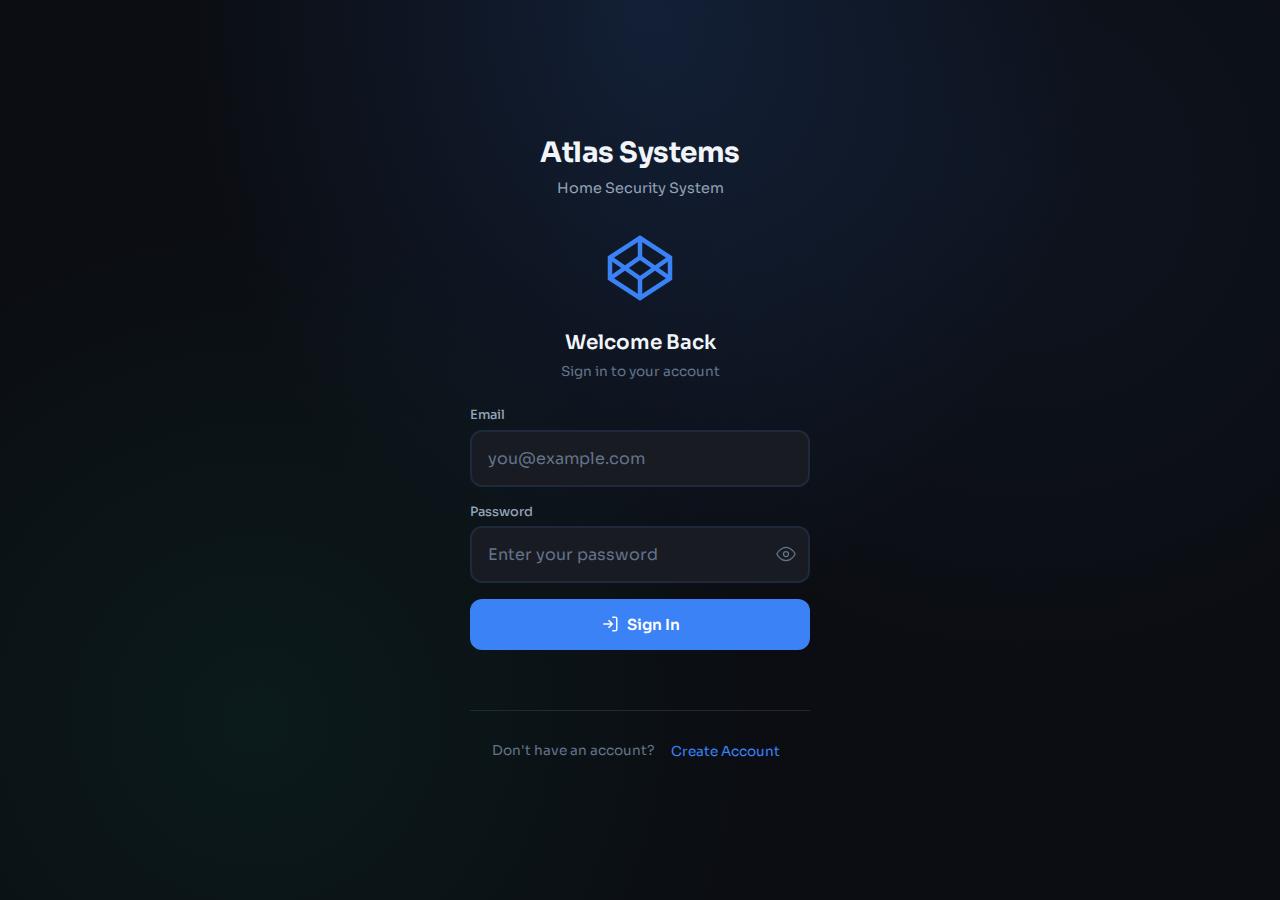
<file: index.html>
<!DOCTYPE html>
<html lang="en">
<head>
    <meta charset="UTF-8">
    <meta name="viewport" content="width=device-width, initial-scale=1.0, maximum-scale=1.0, user-scalable=no">
    <meta name="apple-mobile-web-app-capable" content="yes">
    <meta name="apple-mobile-web-app-status-bar-style" content="black-translucent">
    <title>Atlas Systems</title>
    <link rel="stylesheet" href="styles.css">
    <link rel="preconnect" href="https://fonts.googleapis.com">
    <link rel="preconnect" href="https://fonts.gstatic.com" crossorigin>
    <link href="https://fonts.googleapis.com/css2?family=IBM+Plex+Mono:wght@400;500;600&family=Sora:wght@300;400;500;600;700&display=swap" rel="stylesheet">
</head>
<body>
    <!-- Login Screen -->
    <div id="lock-screen" class="screen active">
        <div class="lock-container">
            <h1 class="app-title">Atlas Systems</h1>
            <p class="app-subtitle">Home Security System</p>
            <div class="atlas-logo">
                <svg viewBox="0 0 24 24" fill="none" stroke="currentColor" stroke-width="1.5">
                    <polygon points="12 2 22 8.5 22 15.5 12 22 2 15.5 2 8.5 12 2"/>
                    <line x1="12" y1="22" x2="12" y2="15.5"/>
                    <polyline points="22 8.5 12 15.5 2 8.5"/>
                    <polyline points="2 15.5 12 8.5 22 15.5"/>
                    <line x1="12" y1="2" x2="12" y2="8.5"/>
                </svg>
            </div>
            
            <!-- SIGN UP FORM -->
            <div id="signup-container" class="auth-container" style="display: none;">
                <div class="auth-header">
                    <h2>Create Account</h2>
                    <p>Set up your Atlas Systems account</p>
                </div>
                
                <form id="signup-form" class="auth-form">
                    <div class="form-group">
                        <label for="signup-name">Full Name</label>
                        <input type="text" id="signup-name" placeholder="John Doe" required autocomplete="name">
                    </div>
                    <div class="form-group">
                        <label for="signup-email">Email</label>
                        <input type="email" id="signup-email" placeholder="you@example.com" required autocomplete="email">
                    </div>
                    <div class="form-group">
                        <label for="signup-address">Home Address</label>
                        <input type="text" id="signup-address" placeholder="Enter your home address" autocomplete="street-address">
                    </div>
                    <div class="form-group">
                        <label for="signup-password">Password</label>
                        <div class="password-input-wrapper">
                            <input type="password" id="signup-password" placeholder="Create a password" required autocomplete="new-password" minlength="6">
                            <button type="button" id="toggle-signup-password" class="toggle-password-btn" aria-label="Toggle password visibility">
                                <svg class="eye-icon" viewBox="0 0 24 24" fill="none" stroke="currentColor" stroke-width="1.5">
                                    <path d="M1 12s4-8 11-8 11 8 11 8-4 8-11 8-11-8-11-8z"/>
                                    <circle cx="12" cy="12" r="3"/>
                                </svg>
                                <svg class="eye-off-icon" viewBox="0 0 24 24" fill="none" stroke="currentColor" stroke-width="1.5" style="display: none;">
                                    <path d="M17.94 17.94A10.07 10.07 0 0 1 12 20c-7 0-11-8-11-8a18.45 18.45 0 0 1 5.06-5.94M9.9 4.24A9.12 9.12 0 0 1 12 4c7 0 11 8 11 8a18.5 18.5 0 0 1-2.16 3.19m-6.72-1.07a3 3 0 1 1-4.24-4.24"/>
                                    <line x1="1" y1="1" x2="23" y2="23"/>
                                </svg>
                            </button>
                        </div>
                    </div>
                    <div class="form-group">
                        <label for="signup-confirm">Confirm Password</label>
                        <div class="password-input-wrapper">
                            <input type="password" id="signup-confirm" placeholder="Confirm your password" required autocomplete="new-password">
                        </div>
                    </div>
                    
                    <!-- Biometric Setup Option -->
                    <div id="signup-biometric-option" class="biometric-option" style="display: none;">
                        <label class="checkbox-label">
                            <input type="checkbox" id="signup-enable-biometric" checked>
                            <span class="checkbox-custom"></span>
                            <span class="checkbox-text">
                                <span id="signup-biometric-text">Enable Face ID for quick login</span>
                            </span>
                        </label>
                    </div>
                    
                    <button type="submit" id="signup-submit-btn" class="primary-button full-width">
                        <svg viewBox="0 0 24 24" fill="none" stroke="currentColor" stroke-width="2">
                            <path d="M16 21v-2a4 4 0 0 0-4-4H5a4 4 0 0 0-4 4v2"/>
                            <circle cx="8.5" cy="7" r="4"/>
                            <line x1="20" y1="8" x2="20" y2="14"/>
                            <line x1="23" y1="11" x2="17" y2="11"/>
                        </svg>
                        Create Account
                    </button>
                </form>
                
                <p id="signup-status" class="status-text"></p>
                
                <div class="auth-switch">
                    <span>Already have an account?</span>
                    <button type="button" id="switch-to-signin" class="text-link-btn">Sign In</button>
                </div>
            </div>

            <!-- SIGN IN FORM -->
            <div id="signin-container" class="auth-container" style="display: none;">
                <div class="auth-header">
                    <h2>Welcome Back</h2>
                    <p>Sign in to your account</p>
                </div>
                
                <form id="login-form" class="auth-form">
                    <div class="form-group">
                        <label for="login-email">Email</label>
                        <input type="email" id="login-email" placeholder="you@example.com" required autocomplete="email">
                    </div>
                    <div class="form-group">
                        <label for="login-password">Password</label>
                        <div class="password-input-wrapper">
                            <input type="password" id="login-password" placeholder="Enter your password" required autocomplete="current-password">
                            <button type="button" id="toggle-password" class="toggle-password-btn" aria-label="Toggle password visibility">
                                <svg class="eye-icon" viewBox="0 0 24 24" fill="none" stroke="currentColor" stroke-width="1.5">
                                    <path d="M1 12s4-8 11-8 11 8 11 8-4 8-11 8-11-8-11-8z"/>
                                    <circle cx="12" cy="12" r="3"/>
                                </svg>
                                <svg class="eye-off-icon" viewBox="0 0 24 24" fill="none" stroke="currentColor" stroke-width="1.5" style="display: none;">
                                    <path d="M17.94 17.94A10.07 10.07 0 0 1 12 20c-7 0-11-8-11-8a18.45 18.45 0 0 1 5.06-5.94M9.9 4.24A9.12 9.12 0 0 1 12 4c7 0 11 8 11 8a18.5 18.5 0 0 1-2.16 3.19m-6.72-1.07a3 3 0 1 1-4.24-4.24"/>
                                    <line x1="1" y1="1" x2="23" y2="23"/>
                                </svg>
                            </button>
                        </div>
                    </div>
                    
                    <!-- Biometric Remember Option -->
                    <div id="biometric-option" class="biometric-option" style="display: none;">
                        <label class="checkbox-label">
                            <input type="checkbox" id="remember-biometric" checked>
                            <span class="checkbox-custom"></span>
                            <span class="checkbox-text">
                                <span id="biometric-type-text">Remember with Face ID</span>
                            </span>
                        </label>
                    </div>
                    
                    <button type="submit" id="login-submit-btn" class="primary-button full-width">
                        <svg viewBox="0 0 24 24" fill="none" stroke="currentColor" stroke-width="2">
                            <path d="M15 3h4a2 2 0 0 1 2 2v14a2 2 0 0 1-2 2h-4"/>
                            <polyline points="10 17 15 12 10 7"/>
                            <line x1="15" y1="12" x2="3" y2="12"/>
                        </svg>
                        Sign In
                    </button>
                </form>
                
                <p id="login-status" class="status-text"></p>
                
                <div class="auth-switch">
                    <span>Don't have an account?</span>
                    <button type="button" id="switch-to-signup" class="text-link-btn">Create Account</button>
                </div>
            </div>
            
            <!-- BIOMETRIC UNLOCK -->
            <div id="biometric-unlock-container" class="auth-container" style="display: none;">
                <div class="saved-user-info">
                    <span id="saved-user-name" class="saved-name">Welcome back</span>
                    <span id="saved-user-email" class="saved-email">user@example.com</span>
                </div>
                
                <button id="unlock-btn" class="unlock-button">
                    <div class="fingerprint-icon">
                        <svg viewBox="0 0 24 24" fill="none" stroke="currentColor" stroke-width="2" stroke-linecap="round" stroke-linejoin="round">
                            <path d="M3 7V5a2 2 0 0 1 2-2h2"/>
                            <path d="M17 3h2a2 2 0 0 1 2 2v2"/>
                            <path d="M21 17v2a2 2 0 0 1-2 2h-2"/>
                            <path d="M7 21H5a2 2 0 0 1-2-2v-2"/>
                            <path d="M8 14s1.5 2 4 2 4-2 4-2"/>
                            <path d="M9 9h.01"/>
                            <path d="M15 9h.01"/>
                        </svg>
                    </div>
                    <span id="unlock-text" class="unlock-text">Unlock with Face ID</span>
                </button>
                <p id="biometric-status" class="status-text"></p>
                
                <div class="biometric-actions">
                    <button id="use-password-btn" class="text-link-btn">Use password instead</button>
                    <span class="separator">•</span>
                    <button id="use-different-account" class="text-link-btn">Different account</button>
                </div>
            </div>
        </div>
    </div>

    <!-- Add Device Screen (shown after signup) -->
    <div id="add-device-screen" class="screen">
        <div class="add-device-container">
            <div class="add-device-header">
                <h1>Scan Atlas Product</h1>
                <p>Scan the QR code on your Atlas product to register it</p>
            </div>
            
            <div class="device-illustration">
                <svg viewBox="0 0 120 120" fill="none" stroke="currentColor" stroke-width="1.5">
                    <!-- QR code scanner frame -->
                    <rect x="20" y="20" width="80" height="80" rx="8" stroke-dasharray="8 4"/>
                    <!-- QR code representation (simplified) -->
                    <rect x="30" y="30" width="20" height="20" fill="currentColor" opacity="0.8"/>
                    <rect x="55" y="30" width="8" height="8" fill="currentColor" opacity="0.8"/>
                    <rect x="68" y="30" width="8" height="8" fill="currentColor" opacity="0.8"/>
                    <rect x="81" y="30" width="8" height="8" fill="currentColor" opacity="0.8"/>
                    <rect x="30" y="43" width="8" height="8" fill="currentColor" opacity="0.8"/>
                    <rect x="43" y="43" width="8" height="8" fill="currentColor" opacity="0.8"/>
                    <rect x="55" y="43" width="8" height="8" fill="currentColor" opacity="0.8"/>
                    <rect x="68" y="43" width="8" height="8" fill="currentColor" opacity="0.8"/>
                    <rect x="81" y="43" width="8" height="8" fill="currentColor" opacity="0.8"/>
                    <rect x="30" y="56" width="8" height="8" fill="currentColor" opacity="0.8"/>
                    <rect x="43" y="56" width="8" height="8" fill="currentColor" opacity="0.8"/>
                    <rect x="55" y="56" width="8" height="8" fill="currentColor" opacity="0.8"/>
                    <rect x="68" y="56" width="8" height="8" fill="currentColor" opacity="0.8"/>
                    <rect x="81" y="56" width="8" height="8" fill="currentColor" opacity="0.8"/>
                    <rect x="30" y="69" width="8" height="8" fill="currentColor" opacity="0.8"/>
                    <rect x="43" y="69" width="8" height="8" fill="currentColor" opacity="0.8"/>
                    <rect x="55" y="69" width="8" height="8" fill="currentColor" opacity="0.8"/>
                    <rect x="68" y="69" width="8" height="8" fill="currentColor" opacity="0.8"/>
                    <rect x="81" y="69" width="8" height="8" fill="currentColor" opacity="0.8"/>
                    <rect x="30" y="82" width="20" height="20" fill="currentColor" opacity="0.8"/>
                    <rect x="55" y="82" width="8" height="8" fill="currentColor" opacity="0.8"/>
                    <rect x="68" y="82" width="8" height="8" fill="currentColor" opacity="0.8"/>
                    <rect x="81" y="82" width="8" height="8" fill="currentColor" opacity="0.8"/>
                </svg>
            </div>
            
            <div class="scan-options">
                <button id="scan-device-btn" class="primary-button full-width scan-button">
                    <svg viewBox="0 0 24 24" fill="none" stroke="currentColor" stroke-width="2">
                        <path d="M3 7V5a2 2 0 0 1 2-2h2"/>
                        <path d="M17 3h2a2 2 0 0 1 2 2v2"/>
                        <path d="M21 17v2a2 2 0 0 1-2 2h-2"/>
                        <path d="M7 21H5a2 2 0 0 1-2-2v-2"/>
                        <line x1="7" y1="12" x2="17" y2="12"/>
                    </svg>
                    Scan QR Code
                </button>
                
                <div class="scan-divider">
                    <span>or</span>
                </div>
                
                <div class="manual-entry-container" id="manual-entry-container">
                    <input type="text" id="manual-name-input" class="manual-code-input" placeholder="Product name (e.g., Living Room Sensor)" />
                    <input type="text" id="manual-code-input" class="manual-code-input" placeholder="Product code" />
                    <button id="submit-manual-code-btn" class="primary-button full-width">
                        <svg viewBox="0 0 24 24" fill="none" stroke="currentColor" stroke-width="2">
                            <polyline points="20 6 9 17 4 12"/>
                        </svg>
                        Register Product
                    </button>
                </div>
            </div>
            
            <p id="scan-status" class="status-text"></p>
            
            <!-- Scanned Device Preview (hidden until scan) -->
            <div id="scanned-device-preview" class="scanned-device-preview" style="display: none;">
                <div class="device-preview-card">
                    <div class="device-preview-icon">
                        <svg viewBox="0 0 24 24" fill="none" stroke="currentColor" stroke-width="1.5">
                            <circle cx="12" cy="10" r="6"/>
                            <circle cx="12" cy="10" r="2"/>
                            <path d="M5 10 Q2 8 5 5" opacity="0.5"/>
                            <path d="M19 10 Q22 8 19 5" opacity="0.5"/>
                            <rect x="8" y="18" width="8" height="3" rx="1"/>
                            <line x1="12" y1="16" x2="12" y2="18"/>
                        </svg>
                    </div>
                    <div class="device-preview-info">
                        <input type="text" id="device-name-input" class="device-name-input" placeholder="Enter product name" />
                        <code id="device-code" class="device-preview-code">---</code>
                    </div>
                    <div class="device-preview-status">
                        <span class="status-dot active"></span>
                        <span>Ready</span>
            </div>
        </div>
        
                <button id="confirm-device-btn" class="primary-button full-width">
                <svg viewBox="0 0 24 24" fill="none" stroke="currentColor" stroke-width="2">
                        <polyline points="20 6 9 17 4 12"/>
                </svg>
                    Register Product
                </button>
            </div>
            
            <button id="skip-device-btn" class="text-link-btn skip-btn">Skip for now</button>
        </div>
    </div>

    <!-- Main Dashboard Screen -->
    <div id="vault-screen" class="screen">
        <header class="vault-header">
            <div class="header-left">
                <div class="header-icon">
                    <svg viewBox="0 0 24 24" fill="none" stroke="currentColor" stroke-width="1.5">
                        <polygon points="12 2 22 8.5 22 15.5 12 22 2 15.5 2 8.5 12 2"/>
                        <line x1="12" y1="22" x2="12" y2="15.5"/>
                        <polyline points="22 8.5 12 15.5 2 8.5"/>
                    </svg>
                </div>
                <div class="header-text">
                    <h1>Atlas Systems</h1>
                    <span id="user-greeting" class="greeting">Welcome back</span>
                </div>
            </div>
            <div class="header-actions">
                <button id="profile-btn" class="icon-button" title="Profile">
                    <svg viewBox="0 0 24 24" fill="none" stroke="currentColor" stroke-width="1.5">
                        <circle cx="12" cy="8" r="4"/>
                        <path d="M20 21a8 8 0 1 0-16 0"/>
                    </svg>
                </button>
                <button id="lock-btn" class="icon-button" title="Lock">
                    <svg viewBox="0 0 24 24" fill="none" stroke="currentColor" stroke-width="1.5">
                        <rect x="3" y="11" width="18" height="11" rx="2" ry="2"/>
                        <path d="M7 11V7a5 5 0 0 1 10 0v4"/>
                    </svg>
                </button>
                <button id="activity-drawer-btn" class="icon-button" title="Activity">
                    <svg viewBox="0 0 24 24" fill="none" stroke="currentColor" stroke-width="1.5">
                        <line x1="3" y1="6" x2="21" y2="6"/>
                        <line x1="3" y1="12" x2="21" y2="12"/>
                        <line x1="3" y1="18" x2="21" y2="18"/>
                    </svg>
                    <span id="activity-badge" class="badge hidden"></span>
                </button>
            </div>
        </header>

        <main class="vault-content">
            <!-- Products Container -->
            <div id="products-container" class="products-container">
                <div class="no-products-message">
                    <p>No products registered</p>
                    <span>Add a product to get started</span>
                </div>
            </div>

            <!-- Quick Actions -->
            <div class="quick-actions two-col">
                <button class="action-btn" id="add-device-btn">
                    <svg id="add-device-icon" viewBox="0 0 24 24" fill="none" stroke="currentColor" stroke-width="1.5">
                        <path d="M3 7V5a2 2 0 0 1 2-2h2"/>
                        <path d="M17 3h2a2 2 0 0 1 2 2v2"/>
                        <path d="M21 17v2a2 2 0 0 1-2 2h-2"/>
                        <path d="M7 21H5a2 2 0 0 1-2-2v-2"/>
                        <line x1="12" y1="8" x2="12" y2="16"/>
                        <line x1="8" y1="12" x2="16" y2="12"/>
                    </svg>
                    <span id="add-device-text">Add Product</span>
                </button>
                <button class="action-btn" id="history-btn">
                    <svg viewBox="0 0 24 24" fill="none" stroke="currentColor" stroke-width="1.5">
                        <circle cx="12" cy="12" r="10"/>
                        <polyline points="12 6 12 12 16 14"/>
                    </svg>
                    <span>Events</span>
                </button>
            </div>
        </main>
        
        <!-- Activity Drawer -->
        <div id="activity-drawer-overlay" class="drawer-overlay"></div>
        <div id="activity-drawer" class="activity-drawer">
            <div class="drawer-header">
                <h2>Events</h2>
                <button id="close-drawer-btn" class="icon-button" title="Close">
                    <svg viewBox="0 0 24 24" fill="none" stroke="currentColor" stroke-width="2">
                        <line x1="18" y1="6" x2="6" y2="18"/>
                        <line x1="6" y1="6" x2="18" y2="18"/>
                    </svg>
                </button>
            </div>
            <div class="drawer-content">
                <span id="activity-count" class="activity-count">0 events</span>
                
                <div id="activity-list" class="activity-list"></div>

                <div id="empty-state" class="empty-state">
                    <div class="empty-icon">
                        <svg viewBox="0 0 24 24" fill="none" stroke="currentColor" stroke-width="1.5">
                            <circle cx="12" cy="12" r="10"/>
                            <polyline points="12 6 12 12 16 14"/>
                        </svg>
                    </div>
                    <p>No events yet</p>
                    <span>Product activity will appear here</span>
                </div>
            </div>
        </div>

        <button id="add-note-btn" class="fab" title="Log Event">
            <svg viewBox="0 0 24 24" fill="none" stroke="currentColor" stroke-width="2">
                <line x1="12" y1="5" x2="12" y2="19"/>
                <line x1="5" y1="12" x2="19" y2="12"/>
            </svg>
        </button>
    </div>

    <!-- Add Event Modal -->
    <div id="note-modal" class="modal">
        <div class="modal-content">
            <div class="modal-header">
                <h2 id="modal-title">Log Event</h2>
                <button id="close-modal-btn" class="icon-button">
                    <svg viewBox="0 0 24 24" fill="none" stroke="currentColor" stroke-width="2">
                        <line x1="18" y1="6" x2="6" y2="18"/>
                        <line x1="6" y1="6" x2="18" y2="18"/>
                    </svg>
                </button>
            </div>
            <form id="note-form" class="modal-body">
                <input type="hidden" id="note-id">
                <div class="form-group">
                    <label for="event-type">Event Type</label>
                    <select id="event-type" class="form-select">
                        <option value="motion">Motion Detected</option>
                        <option value="scan">Device Scanned</option>
                        <option value="system">System Event</option>
                        <option value="custom">Custom Note</option>
                    </select>
                </div>
                <div class="form-group">
                    <label for="note-content">Details</label>
                    <textarea id="note-content" placeholder="Add event details..." rows="4" required></textarea>
                </div>
            </form>
            <div class="modal-actions">
                <button type="button" id="delete-note-btn" class="danger-button" style="display: none;">Delete</button>
                <button type="submit" form="note-form" class="primary-button">Save Event</button>
            </div>
        </div>
    </div>

    <!-- Add Product Modal (for manual entry) -->
    <div id="add-product-modal" class="modal">
        <div class="modal-content">
            <div class="modal-header">
                <h2>Add Product</h2>
                <button id="close-add-product-btn" class="icon-button">
                    <svg viewBox="0 0 24 24" fill="none" stroke="currentColor" stroke-width="2">
                        <line x1="18" y1="6" x2="6" y2="18"/>
                        <line x1="6" y1="6" x2="18" y2="18"/>
                    </svg>
                </button>
            </div>
            <div class="modal-body">
                <p class="modal-description">Enter your Atlas product details</p>
                <div class="form-group">
                    <label for="dashboard-product-name">Product Name</label>
                    <input type="text" id="dashboard-product-name" class="manual-code-input" placeholder="e.g., Living Room Sensor" />
                </div>
                <div class="form-group">
                    <label for="dashboard-product-code">Product Code</label>
                    <input type="text" id="dashboard-product-code" class="manual-code-input" placeholder="e.g., ATLAS-ABC123" />
                </div>
                </div>
                <div class="modal-actions">
                <button type="button" id="cancel-add-product-btn" class="secondary-button">Cancel</button>
                <button type="button" id="submit-product-code-btn" class="primary-button">Add Product</button>
                </div>
        </div>
    </div>

    <!-- User Profile Panel -->
    <div id="profile-panel" class="panel">
        <div class="panel-header">
            <h2>Profile</h2>
            <button id="close-profile-btn" class="icon-button">
                <svg viewBox="0 0 24 24" fill="none" stroke="currentColor" stroke-width="2">
                    <line x1="18" y1="6" x2="6" y2="18"/>
                    <line x1="6" y1="6" x2="18" y2="18"/>
                </svg>
            </button>
        </div>
        <div class="panel-content">
            <form id="profile-form" class="profile-form">
                <div class="form-group">
                    <label for="user-name">Full Name</label>
                    <input type="text" id="user-name" placeholder="Enter your name">
                </div>
                <div class="form-group">
                    <label for="user-email">Email</label>
                    <input type="email" id="user-email" placeholder="Enter your email">
                </div>
                <div class="form-group">
                    <label for="user-address">Home Address</label>
                    <input type="text" id="user-address" placeholder="Enter your address">
                </div>
                <button type="submit" class="primary-button full-width">Save Profile</button>
            </form>

            <div class="profile-info">
                <h3>Registered Product</h3>
                <div class="info-item">
                    <span class="info-label">Product Code</span>
                    <code id="profile-hub-code" class="info-value">Not registered</code>
                </div>
                <div class="info-item">
                    <span class="info-label">Status</span>
                    <span class="info-value" id="profile-hub-status">Offline</span>
                </div>
            </div>
        </div>
    </div>


    <script src="app.js"></script>
</body>
</html>
</file>
<file: styles.css>
/* ============================================
   Atlas Systems - Home Security Theme
   ============================================ */

:root {
    /* Color Palette - Security Command */
    --bg-primary: #0b0d12;
    --bg-secondary: #111318;
    --bg-tertiary: #181b22;
    --bg-card: #14161c;
    --bg-card-hover: #1a1d25;
    
    --accent-primary: #3b82f6;
    --accent-secondary: #2563eb;
    --accent-glow: rgba(59, 130, 246, 0.15);
    --accent-glow-strong: rgba(59, 130, 246, 0.3);
    
    --accent-success: #10b981;
    --accent-success-glow: rgba(16, 185, 129, 0.15);
    
    --accent-warning: #f59e0b;
    --accent-warning-glow: rgba(245, 158, 11, 0.15);
    
    --text-primary: #f1f5f9;
    --text-secondary: #94a3b8;
    --text-muted: #64748b;
    
    --border-color: #1e293b;
    --border-focus: #3b82f6;
    
    --danger: #ef4444;
    --danger-bg: rgba(239, 68, 68, 0.1);
    
    --success: #10b981;
    --warning: #f59e0b;
    
    /* Spacing */
    --spacing-xs: 4px;
    --spacing-sm: 8px;
    --spacing-md: 16px;
    --spacing-lg: 24px;
    --spacing-xl: 32px;
    --spacing-xxl: 48px;
    
    /* Border Radius */
    --radius-sm: 8px;
    --radius-md: 12px;
    --radius-lg: 16px;
    --radius-xl: 24px;
    --radius-full: 9999px;
    
    /* Transitions */
    --transition-fast: 150ms ease;
    --transition-normal: 250ms ease;
    --transition-slow: 400ms ease;
    
    /* Shadows */
    --shadow-sm: 0 2px 8px rgba(0, 0, 0, 0.3);
    --shadow-md: 0 4px 16px rgba(0, 0, 0, 0.4);
    --shadow-lg: 0 8px 32px rgba(0, 0, 0, 0.5);
    --shadow-glow: 0 0 20px var(--accent-glow);
}

/* ============================================
   Base Styles
   ============================================ */

* {
    margin: 0;
    padding: 0;
    box-sizing: border-box;
}

html {
    font-size: 16px;
    -webkit-font-smoothing: antialiased;
    -moz-osx-font-smoothing: grayscale;
}

body {
    font-family: 'Sora', -apple-system, BlinkMacSystemFont, 'Segoe UI', sans-serif;
    background: var(--bg-primary);
    color: var(--text-primary);
    min-height: 100vh;
    min-height: 100dvh;
    overflow-x: hidden;
    line-height: 1.5;
}

body {
    overscroll-behavior-y: contain;
}

/* ============================================
   Screen Management
   ============================================ */

.screen {
    display: none;
    min-height: 100vh;
    min-height: 100dvh;
}

.screen.active {
    display: flex;
    flex-direction: column;
    animation: fadeIn 0.4s ease;
}

@keyframes fadeIn {
    from { opacity: 0; }
    to { opacity: 1; }
}

/* ============================================
   Lock Screen
   ============================================ */

#lock-screen {
    background: var(--bg-primary);
    background-image: 
        radial-gradient(ellipse at 50% 0%, var(--accent-glow) 0%, transparent 50%),
        radial-gradient(circle at 20% 80%, rgba(16, 185, 129, 0.08) 0%, transparent 40%),
        radial-gradient(circle at 80% 20%, rgba(59, 130, 246, 0.06) 0%, transparent 40%);
    justify-content: center;
    align-items: center;
    padding: var(--spacing-lg);
    padding-top: var(--spacing-xl);
    padding-bottom: 80px;
    position: relative;
    overflow-y: auto;
    overflow-x: hidden;
}

.lock-container {
    text-align: center;
    max-width: 340px;
    width: 100%;
    margin: 0 auto;
    animation: slideUp 0.6s ease;
}

@keyframes slideUp {
    from {
        opacity: 0;
        transform: translateY(30px);
    }
    to {
        opacity: 1;
        transform: translateY(0);
    }
}

.atlas-logo {
    width: 72px;
    height: 72px;
    margin: 0 auto var(--spacing-lg);
    color: var(--accent-primary);
    animation: float 4s ease-in-out infinite;
}

@keyframes float {
    0%, 100% {
        transform: translateY(0);
        filter: drop-shadow(0 0 15px var(--accent-glow));
    }
    50% {
        transform: translateY(-8px);
        filter: drop-shadow(0 0 25px var(--accent-glow-strong));
    }
}

.atlas-logo svg {
    width: 100%;
    height: 100%;
}

.app-title {
    font-size: 1.75rem;
    font-weight: 700;
    letter-spacing: -0.5px;
    margin-bottom: var(--spacing-xs);
    color: var(--text-primary);
}

.app-subtitle {
    color: var(--text-secondary);
    font-size: 0.9rem;
    margin-bottom: var(--spacing-xl);
}

/* Security Status Indicator */
.security-status {
    margin-bottom: var(--spacing-xl);
}

.status-indicator {
    display: inline-flex;
    align-items: center;
    gap: var(--spacing-sm);
    padding: var(--spacing-sm) var(--spacing-md);
    background: var(--accent-success-glow);
    border: 1px solid var(--accent-success);
    border-radius: var(--radius-full);
    font-size: 0.8rem;
    font-weight: 500;
    color: var(--accent-success);
}

.status-indicator .pulse {
    width: 8px;
    height: 8px;
    background: var(--accent-success);
    border-radius: 50%;
    animation: statusPulse 2s ease-in-out infinite;
}

@keyframes statusPulse {
    0%, 100% {
        box-shadow: 0 0 0 0 rgba(16, 185, 129, 0.4);
    }
    50% {
        box-shadow: 0 0 0 8px rgba(16, 185, 129, 0);
    }
}

.biometric-area {
    margin-bottom: var(--spacing-xl);
}

.unlock-button {
    display: flex;
    flex-direction: column;
    align-items: center;
    justify-content: center;
    gap: var(--spacing-md);
    padding: var(--spacing-xl);
    background: var(--bg-card);
    border: 2px solid var(--border-color);
    border-radius: var(--radius-xl);
    cursor: pointer;
    transition: all var(--transition-normal);
    width: 100%;
    text-align: center;
}

.unlock-button:hover {
    border-color: var(--accent-primary);
    background: var(--bg-card-hover);
    box-shadow: var(--shadow-glow);
}

.unlock-button:active {
    transform: scale(0.98);
}

.fingerprint-icon {
    width: 56px;
    height: 56px;
    color: var(--accent-primary);
    transition: all var(--transition-normal);
    flex-shrink: 0;
    display: flex;
    align-items: center;
    justify-content: center;
}

.unlock-button:hover .fingerprint-icon {
    transform: scale(1.1);
}

.fingerprint-icon svg {
    width: 100%;
    height: 100%;
}

.unlock-text {
    font-size: 0.95rem;
    font-weight: 500;
    color: var(--text-primary);
}

.status-text {
    margin-top: var(--spacing-md);
    font-size: 0.85rem;
    color: var(--text-muted);
    min-height: 20px;
}

.status-text.error {
    color: var(--danger);
}

.status-text.success {
    color: var(--success);
}

/* ============================================
   Auth Forms (Sign Up, Sign In, Biometric)
   ============================================ */

.auth-container {
    text-align: left;
    animation: fadeSlideUp 0.3s ease;
}

@keyframes fadeSlideUp {
    from {
        opacity: 0;
        transform: translateY(10px);
    }
    to {
        opacity: 1;
        transform: translateY(0);
    }
}

.auth-header {
    text-align: center;
    margin-bottom: var(--spacing-lg);
}

.auth-header h2 {
    font-size: 1.25rem;
    font-weight: 600;
    color: var(--text-primary);
    margin-bottom: var(--spacing-xs);
}

.auth-header p {
    font-size: 0.85rem;
    color: var(--text-muted);
}

.auth-form {
    display: flex;
    flex-direction: column;
    gap: var(--spacing-md);
}

.auth-form .form-group {
    margin-bottom: 0;
}

.auth-form .form-group label {
    display: block;
    font-size: 0.8rem;
    font-weight: 500;
    color: var(--text-secondary);
    margin-bottom: var(--spacing-xs);
    text-align: left;
}

.auth-form .form-group input {
    width: 100%;
    padding: var(--spacing-md);
    background: var(--bg-tertiary);
    border: 2px solid var(--border-color);
    border-radius: var(--radius-md);
    color: var(--text-primary);
    font-family: inherit;
    font-size: 1rem;
    transition: all var(--transition-fast);
}

.auth-form .form-group input:focus {
    outline: none;
    border-color: var(--accent-primary);
    box-shadow: 0 0 0 3px var(--accent-glow);
}

.auth-form .form-group input::placeholder {
    color: var(--text-muted);
}

/* Auth Switch Links */
.auth-switch {
    display: flex;
    align-items: center;
    justify-content: center;
    gap: var(--spacing-sm);
    margin-top: var(--spacing-lg);
    padding-top: var(--spacing-lg);
    border-top: 1px solid var(--border-color);
}

.auth-switch span {
    font-size: 0.85rem;
    color: var(--text-muted);
}

/* Biometric Actions */
.biometric-actions {
    display: flex;
    align-items: center;
    justify-content: center;
    gap: var(--spacing-sm);
    margin-top: var(--spacing-sm);
}

.biometric-actions .separator {
    color: var(--text-muted);
    font-size: 0.7rem;
}

/* Saved User Info */
.saved-name {
    font-size: 1.1rem;
    font-weight: 600;
    color: var(--text-primary);
    display: block;
    text-align: center;
}

/* Password Input with Toggle */
.password-input-wrapper {
    position: relative;
}

.password-input-wrapper input {
    padding-right: 48px;
}

.toggle-password-btn {
    position: absolute;
    right: 4px;
    top: 50%;
    transform: translateY(-50%);
    width: 40px;
    height: 40px;
    display: flex;
    align-items: center;
    justify-content: center;
    background: transparent;
    border: none;
    color: var(--text-muted);
    cursor: pointer;
    border-radius: var(--radius-sm);
    transition: all var(--transition-fast);
}

.toggle-password-btn:hover {
    color: var(--text-primary);
    background: var(--bg-card);
}

.toggle-password-btn svg {
    width: 20px;
    height: 20px;
}

/* Biometric Remember Option */
.biometric-option {
    margin-top: var(--spacing-sm);
}

.checkbox-label {
    display: flex;
    align-items: center;
    gap: var(--spacing-sm);
    cursor: pointer;
    user-select: none;
}

.checkbox-label input[type="checkbox"] {
    display: none;
}

.checkbox-custom {
    width: 20px;
    height: 20px;
    border: 2px solid var(--border-color);
    border-radius: var(--radius-sm);
    background: var(--bg-tertiary);
    position: relative;
    transition: all var(--transition-fast);
    flex-shrink: 0;
}

.checkbox-label input[type="checkbox"]:checked + .checkbox-custom {
    background: var(--accent-primary);
    border-color: var(--accent-primary);
}

.checkbox-custom::after {
    content: '';
    position: absolute;
    top: 2px;
    left: 6px;
    width: 5px;
    height: 10px;
    border: solid white;
    border-width: 0 2px 2px 0;
    transform: rotate(45deg);
    opacity: 0;
    transition: opacity var(--transition-fast);
}

.checkbox-label input[type="checkbox"]:checked + .checkbox-custom::after {
    opacity: 1;
}

.checkbox-text {
    font-size: 0.85rem;
    color: var(--text-secondary);
}

/* Biometric Quick Unlock Container */
.biometric-unlock-container {
    display: flex;
    flex-direction: column;
    align-items: center;
    justify-content: center;
    gap: var(--spacing-md);
    text-align: center;
    width: 100%;
}

.saved-user-info {
    display: flex;
    flex-direction: column;
    align-items: center;
    justify-content: center;
    gap: var(--spacing-xs);
    margin-bottom: var(--spacing-md);
    text-align: center;
    width: 100%;
}

.saved-avatar {
    width: 64px;
    height: 64px;
    background: var(--bg-card);
    border: 2px solid var(--border-color);
    border-radius: var(--radius-full);
    display: flex;
    align-items: center;
    justify-content: center;
    color: var(--accent-primary);
    margin: 0 auto var(--spacing-sm);
}

.saved-avatar svg {
    width: 32px;
    height: 32px;
}

.saved-email {
    font-size: 0.85rem;
    color: var(--text-muted);
    font-family: 'IBM Plex Mono', monospace;
    text-align: center;
    word-break: break-all;
}

.text-link-btn {
    background: none;
    border: none;
    color: var(--accent-primary);
    font-family: inherit;
    font-size: 0.85rem;
    cursor: pointer;
    padding: var(--spacing-sm);
    transition: all var(--transition-fast);
}

.text-link-btn:hover {
    text-decoration: underline;
}

/* Divider */
.divider {
    display: flex;
    align-items: center;
    gap: var(--spacing-md);
    margin: var(--spacing-lg) 0;
}

.divider::before,
.divider::after {
    content: '';
    flex: 1;
    height: 1px;
    background: var(--border-color);
}

.divider span {
    font-size: 0.75rem;
    color: var(--text-muted);
    text-transform: uppercase;
    letter-spacing: 1px;
}

.browser-fallback {
    padding-top: var(--spacing-sm);
}

.fallback-notice {
    font-size: 0.8rem;
    color: var(--text-muted);
    text-align: center;
    line-height: 1.5;
}

/* Lock Footer */
.lock-footer {
    position: absolute;
    bottom: var(--spacing-xl);
    left: 50%;
    transform: translateX(-50%);
}

.security-badge {
    display: inline-flex;
    align-items: center;
    gap: var(--spacing-sm);
    font-size: 0.75rem;
    color: var(--text-muted);
}

.security-badge svg {
    width: 14px;
    height: 14px;
}

/* ============================================
   Buttons
   ============================================ */

.primary-button {
    display: inline-flex;
    align-items: center;
    justify-content: center;
    gap: var(--spacing-sm);
    padding: var(--spacing-md) var(--spacing-lg);
    background: var(--accent-primary);
    color: white;
    border: none;
    border-radius: var(--radius-md);
    font-family: inherit;
    font-size: 0.95rem;
    font-weight: 600;
    cursor: pointer;
    transition: all var(--transition-fast);
}

.primary-button:hover {
    background: var(--accent-secondary);
    box-shadow: var(--shadow-glow);
}

.primary-button:active {
    transform: scale(0.98);
}

.primary-button:disabled {
    opacity: 0.6;
    cursor: not-allowed;
}

.primary-button svg {
    width: 18px;
    height: 18px;
    flex-shrink: 0;
}

.primary-button.full-width {
    width: 100%;
}

/* Loading Spinner */
.primary-button .spinner,
.spinner {
    width: 18px;
    height: 18px;
    animation: spin 1s linear infinite;
    flex-shrink: 0;
}

.spinner circle {
    stroke: currentColor;
    stroke-width: 2;
    stroke-dasharray: 40;
    stroke-dashoffset: 10;
    fill: none;
}

@keyframes spin {
    to {
        transform: rotate(360deg);
    }
}

.secondary-button {
    display: inline-flex;
    align-items: center;
    justify-content: center;
    gap: var(--spacing-sm);
    padding: var(--spacing-md) var(--spacing-lg);
    background: transparent;
    color: var(--accent-primary);
    border: 2px solid var(--accent-primary);
    border-radius: var(--radius-md);
    font-family: inherit;
    font-size: 0.95rem;
    font-weight: 600;
    cursor: pointer;
    transition: all var(--transition-fast);
}

.secondary-button:hover {
    background: var(--accent-glow);
}

.danger-button {
    display: inline-flex;
    align-items: center;
    justify-content: center;
    gap: var(--spacing-sm);
    padding: var(--spacing-md) var(--spacing-lg);
    background: var(--danger-bg);
    color: var(--danger);
    border: 1px solid var(--danger);
    border-radius: var(--radius-md);
    font-family: inherit;
    font-size: 0.95rem;
    font-weight: 600;
    cursor: pointer;
    transition: all var(--transition-fast);
}

.danger-button:hover {
    background: var(--danger);
    color: white;
}

.icon-button {
    display: flex;
    align-items: center;
    justify-content: center;
    width: 44px;
    height: 44px;
    background: transparent;
    border: none;
    border-radius: var(--radius-md);
    color: var(--text-secondary);
    cursor: pointer;
    transition: all var(--transition-fast);
    position: relative;
}

.icon-button:hover {
    background: var(--bg-tertiary);
    color: var(--text-primary);
}

.icon-button svg {
    width: 22px;
    height: 22px;
}

.icon-button .badge {
    position: absolute;
    top: 6px;
    right: 6px;
    width: 10px;
    height: 10px;
    background: var(--danger);
    border-radius: var(--radius-full);
    border: 2px solid var(--bg-secondary);
}

.icon-button .badge.hidden {
    display: none;
}

/* ============================================
   Dashboard Screen
   ============================================ */

#vault-screen {
    background: var(--bg-primary);
}

.vault-header {
    display: flex;
    align-items: center;
    justify-content: space-between;
    padding: var(--spacing-md) var(--spacing-lg);
    background: var(--bg-secondary);
    border-bottom: 1px solid var(--border-color);
    position: sticky;
    top: 0;
    z-index: 100;
}

.header-left {
    display: flex;
    align-items: center;
    gap: var(--spacing-md);
}

.header-icon {
    width: 32px;
    height: 32px;
    color: var(--accent-primary);
}

.header-icon svg {
    width: 100%;
    height: 100%;
}

.header-text h1 {
    font-size: 1.1rem;
    font-weight: 600;
    line-height: 1.2;
}

.header-text .greeting {
    font-size: 0.75rem;
    color: var(--text-muted);
}

.header-actions {
    display: flex;
    gap: var(--spacing-xs);
}

.vault-content {
    flex: 1;
    padding: var(--spacing-lg);
    padding-bottom: 100px;
    overflow-y: auto;
}

/* ============================================
   Status Card
   ============================================ */

.status-card {
    background: var(--bg-card);
    border: 1px solid var(--border-color);
    border-radius: var(--radius-lg);
    padding: var(--spacing-lg);
    margin-bottom: var(--spacing-lg);
}

.status-header {
    display: flex;
    align-items: center;
    justify-content: space-between;
    margin-bottom: var(--spacing-lg);
}

.status-header h2 {
    font-size: 1rem;
    font-weight: 600;
}

.system-status {
    display: flex;
    align-items: center;
    gap: var(--spacing-sm);
    padding: var(--spacing-xs) var(--spacing-md);
    border-radius: var(--radius-full);
    font-size: 0.8rem;
    font-weight: 600;
}

.system-status.armed {
    background: var(--accent-success-glow);
    color: var(--accent-success);
}

.system-status.disarmed {
    background: var(--accent-warning-glow);
    color: var(--accent-warning);
}

.system-status .status-dot {
    width: 8px;
    height: 8px;
    background: currentColor;
    border-radius: 50%;
}

.status-grid {
    display: grid;
    grid-template-columns: repeat(2, 1fr);
    gap: var(--spacing-md);
}

.status-item {
    display: flex;
    align-items: center;
    gap: var(--spacing-md);
    padding: var(--spacing-md);
    background: var(--bg-tertiary);
    border-radius: var(--radius-md);
}

.status-item .status-icon {
    width: 36px;
    height: 36px;
    min-width: 36px;
    min-height: 36px;
    display: flex;
    align-items: center;
    justify-content: center;
    background: var(--accent-glow);
    border-radius: var(--radius-sm);
    color: var(--accent-primary);
    flex-shrink: 0;
}

.status-item .status-icon svg {
    width: 18px;
    height: 18px;
    flex-shrink: 0;
}

.status-info {
    display: flex;
    flex-direction: column;
}

.status-info .status-label {
    font-size: 0.75rem;
    color: var(--text-muted);
}

.status-info .status-value {
    font-size: 0.85rem;
    font-weight: 500;
    color: var(--text-primary);
}

/* ============================================
   Activity Section
   ============================================ */

.activity-section {
    margin-bottom: var(--spacing-lg);
}

.section-header {
    display: flex;
    align-items: center;
    justify-content: space-between;
    margin-bottom: var(--spacing-md);
}

.section-header h2 {
    font-size: 1rem;
    font-weight: 600;
}

.activity-count {
    font-size: 0.8rem;
    color: var(--text-muted);
    font-family: 'IBM Plex Mono', monospace;
}

.activity-list {
    display: flex;
    flex-direction: column;
    gap: var(--spacing-sm);
}

.activity-card {
    display: flex;
    align-items: flex-start;
    gap: var(--spacing-md);
    background: var(--bg-card);
    border: 1px solid var(--border-color);
    border-radius: var(--radius-md);
    padding: var(--spacing-md);
    cursor: pointer;
    transition: all var(--transition-fast);
    animation: slideIn 0.3s ease;
}

@keyframes slideIn {
    from {
        opacity: 0;
        transform: translateX(-10px);
    }
    to {
        opacity: 1;
        transform: translateX(0);
    }
}

.activity-card:hover {
    border-color: var(--accent-primary);
    background: var(--bg-card-hover);
}

.activity-icon {
    width: 40px;
    height: 40px;
    display: flex;
    align-items: center;
    justify-content: center;
    border-radius: var(--radius-md);
    flex-shrink: 0;
}

.activity-icon.motion {
    background: var(--accent-warning-glow);
    color: var(--accent-warning);
}

.activity-icon.door {
    background: var(--accent-success-glow);
    color: var(--accent-success);
}

.activity-icon.camera {
    background: var(--accent-glow);
    color: var(--accent-primary);
}

.activity-icon.sensor {
    background: rgba(168, 85, 247, 0.15);
    color: #a855f7;
}

.activity-icon.system {
    background: rgba(100, 116, 139, 0.15);
    color: var(--text-secondary);
}

.activity-icon.custom {
    background: var(--accent-glow);
    color: var(--accent-primary);
}

.activity-icon svg {
    width: 20px;
    height: 20px;
}

.activity-content {
    flex: 1;
    min-width: 0;
}

.activity-content h3 {
    font-size: 0.9rem;
    font-weight: 500;
    margin-bottom: 2px;
    color: var(--text-primary);
}

.activity-content p {
    font-size: 0.8rem;
    color: var(--text-secondary);
    display: -webkit-box;
    -webkit-line-clamp: 1;
    line-clamp: 1;
    -webkit-box-orient: vertical;
    overflow: hidden;
}

.activity-meta {
    display: flex;
    align-items: center;
    gap: var(--spacing-sm);
    margin-top: var(--spacing-sm);
}

.activity-meta time {
    font-size: 0.7rem;
    color: var(--text-muted);
    font-family: 'IBM Plex Mono', monospace;
}

.activity-meta .location-tag {
    font-size: 0.65rem;
    color: var(--accent-primary);
    background: var(--accent-glow);
    padding: 2px 8px;
    border-radius: var(--radius-full);
}

/* Empty State */
.empty-state {
    display: flex;
    flex-direction: column;
    align-items: center;
    justify-content: center;
    padding: var(--spacing-xxl) var(--spacing-lg);
    text-align: center;
}

.empty-state.hidden {
    display: none;
}

.empty-icon {
    width: 56px;
    height: 56px;
    color: var(--text-muted);
    margin-bottom: var(--spacing-lg);
    opacity: 0.5;
}

.empty-icon svg {
    width: 100%;
    height: 100%;
}

.empty-state p {
    font-size: 1rem;
    font-weight: 500;
    color: var(--text-secondary);
    margin-bottom: var(--spacing-sm);
}

.empty-state span {
    font-size: 0.85rem;
    color: var(--text-muted);
}

/* ============================================
   Primary Arm Control Button
   ============================================ */

.arm-control-section {
    margin-bottom: var(--spacing-lg);
    display: flex;
    justify-content: center;
}

.arm-control-btn {
    display: flex;
    align-items: center;
    justify-content: center;
    gap: var(--spacing-md);
    width: auto;
    max-width: 280px;
    padding: var(--spacing-md) var(--spacing-xl);
    background: linear-gradient(135deg, var(--bg-card) 0%, var(--bg-tertiary) 100%);
    border: 2px solid var(--accent-success);
    border-radius: var(--radius-xl);
    cursor: pointer;
    transition: all var(--transition-normal);
    position: relative;
    overflow: hidden;
}

.arm-control-btn::before {
    content: '';
    position: absolute;
    inset: 0;
    background: var(--accent-success-glow);
    opacity: 0.3;
    transition: opacity var(--transition-normal);
}

.arm-control-btn:hover::before {
    opacity: 0.5;
}

.arm-control-btn:active {
    transform: scale(0.98);
}

.arm-control-btn.armed {
    border-color: var(--accent-success);
}

.arm-control-btn.armed::before {
    background: var(--accent-success-glow);
}

.arm-control-btn.disarmed {
    border-color: var(--accent-warning);
}

.arm-control-btn.disarmed::before {
    background: var(--accent-warning-glow);
}

.arm-icon-ring {
    position: relative;
    width: 56px;
    height: 56px;
    display: flex;
    align-items: center;
    justify-content: center;
    background: var(--bg-primary);
    border-radius: 50%;
    flex-shrink: 0;
    z-index: 1;
}

.arm-control-btn.armed .arm-icon-ring {
    box-shadow: 0 0 0 3px var(--accent-success), 0 0 20px var(--accent-success-glow);
    color: var(--accent-success);
}

.arm-control-btn.disarmed .arm-icon-ring {
    box-shadow: 0 0 0 3px var(--accent-warning), 0 0 20px var(--accent-warning-glow);
    color: var(--accent-warning);
}

.arm-icon-ring svg {
    width: 28px;
    height: 28px;
}

.arm-label {
    display: flex;
    flex-direction: column;
    align-items: flex-start;
    gap: 2px;
    z-index: 1;
}

.arm-status-text {
    font-size: 1rem;
    font-weight: 700;
    color: var(--text-primary);
    letter-spacing: -0.02em;
}

.arm-control-btn.armed .arm-status-text {
    color: var(--accent-success);
}

.arm-control-btn.disarmed .arm-status-text {
    color: var(--accent-warning);
}

.arm-action-text {
    font-size: 0.75rem;
    color: var(--text-muted);
    font-weight: 500;
}

/* Pulse animation for armed state */
@keyframes armPulse {
    0%, 100% {
        box-shadow: 0 0 0 3px var(--accent-success), 0 0 20px var(--accent-success-glow);
    }
    50% {
        box-shadow: 0 0 0 6px var(--accent-success), 0 0 40px var(--accent-success-glow);
    }
}

.arm-control-btn.armed .arm-icon-ring {
    animation: armPulse 3s ease-in-out infinite;
}

/* ============================================
   Quick Actions
   ============================================ */

.quick-actions {
    display: grid;
    grid-template-columns: repeat(3, 1fr);
    gap: var(--spacing-sm);
}

.quick-actions.two-col {
    grid-template-columns: repeat(2, 1fr);
}

.action-btn {
    display: flex;
    flex-direction: column;
    align-items: center;
    gap: var(--spacing-sm);
    padding: var(--spacing-md);
    background: var(--bg-card);
    border: 1px solid var(--border-color);
    border-radius: var(--radius-md);
    color: var(--text-secondary);
    font-family: inherit;
    font-size: 0.75rem;
    cursor: pointer;
    transition: all var(--transition-fast);
}

.action-btn:hover {
    border-color: var(--accent-primary);
    color: var(--accent-primary);
    background: var(--bg-card-hover);
}

.action-btn svg {
    width: 24px;
    height: 24px;
}

/* ============================================
   Activity Drawer
   ============================================ */

.drawer-overlay {
    position: fixed;
    inset: 0;
    background: rgba(0, 0, 0, 0.6);
    backdrop-filter: blur(4px);
    opacity: 0;
    visibility: hidden;
    transition: all var(--transition-normal);
    z-index: 200;
}

.drawer-overlay.open {
    opacity: 1;
    visibility: visible;
}

.activity-drawer {
    position: fixed;
    top: 0;
    right: 0;
    bottom: 0;
    width: 85%;
    max-width: 360px;
    background: var(--bg-secondary);
    border-left: 1px solid var(--border-color);
    transform: translateX(100%);
    transition: transform var(--transition-normal);
    z-index: 201;
    display: flex;
    flex-direction: column;
}

.activity-drawer.open {
    transform: translateX(0);
}

.drawer-header {
    display: flex;
    align-items: center;
    justify-content: space-between;
    padding: var(--spacing-lg);
    border-bottom: 1px solid var(--border-color);
    background: var(--bg-tertiary);
}

.drawer-header h2 {
    font-size: 1.1rem;
    font-weight: 600;
    color: var(--text-primary);
}

.drawer-content {
    flex: 1;
    overflow-y: auto;
    padding: var(--spacing-md);
}

.drawer-content .activity-count {
    display: block;
    margin-bottom: var(--spacing-md);
    font-size: 0.8rem;
    color: var(--text-muted);
    font-family: 'IBM Plex Mono', monospace;
}

.drawer-content .activity-list {
    display: flex;
    flex-direction: column;
    gap: var(--spacing-sm);
}

.drawer-content .empty-state {
    padding: var(--spacing-xl) var(--spacing-md);
}

/* FAB */
.fab {
    position: fixed;
    bottom: var(--spacing-xl);
    right: var(--spacing-lg);
    width: 56px;
    height: 56px;
    background: var(--accent-primary);
    border: none;
    border-radius: var(--radius-full);
    color: white;
    cursor: pointer;
    box-shadow: var(--shadow-lg), var(--shadow-glow);
    transition: all var(--transition-fast);
    z-index: 50;
}

.fab:hover {
    transform: scale(1.1);
    box-shadow: var(--shadow-lg), 0 0 30px var(--accent-glow-strong);
}

.fab:active {
    transform: scale(0.95);
}

.fab svg {
    width: 24px;
    height: 24px;
}

/* ============================================
   Modal
   ============================================ */

.modal {
    position: fixed;
    inset: 0;
    background: rgba(0, 0, 0, 0.8);
    backdrop-filter: blur(8px);
    display: flex;
    align-items: flex-end;
    justify-content: center;
    z-index: 200;
    opacity: 0;
    visibility: hidden;
    transition: all var(--transition-normal);
}

.modal.active {
    opacity: 1;
    visibility: visible;
}

.modal-content {
    width: 100%;
    max-width: 500px;
    max-height: 90vh;
    background: var(--bg-secondary);
    border-radius: var(--radius-xl) var(--radius-xl) 0 0;
    transform: translateY(100%);
    transition: transform var(--transition-normal);
    overflow-y: auto;
}

.modal.active .modal-content {
    transform: translateY(0);
}

@media (min-width: 600px) {
    .modal {
        align-items: center;
        padding: var(--spacing-lg);
    }
    
    .modal-content {
        border-radius: var(--radius-xl);
        max-height: 80vh;
    }
}

.modal-header {
    display: flex;
    align-items: center;
    justify-content: space-between;
    padding: var(--spacing-lg);
    border-bottom: 1px solid var(--border-color);
    position: sticky;
    top: 0;
    background: var(--bg-secondary);
}

.modal-header h2 {
    font-size: 1.1rem;
    font-weight: 600;
}

#note-form {
    padding: var(--spacing-lg);
}

.form-group {
    margin-bottom: var(--spacing-lg);
}

.form-group label {
    display: block;
    font-size: 0.85rem;
    font-weight: 500;
    color: var(--text-secondary);
    margin-bottom: var(--spacing-sm);
}

.form-group input,
.form-group textarea,
.form-group select {
    width: 100%;
    padding: var(--spacing-md);
    background: var(--bg-tertiary);
    border: 2px solid var(--border-color);
    border-radius: var(--radius-md);
    color: var(--text-primary);
    font-family: inherit;
    font-size: 1rem;
    transition: all var(--transition-fast);
}

.form-group input:focus,
.form-group textarea:focus,
.form-group select:focus {
    outline: none;
    border-color: var(--accent-primary);
    box-shadow: 0 0 0 3px var(--accent-glow);
}

.form-group input::placeholder,
.form-group textarea::placeholder {
    color: var(--text-muted);
}

.form-group textarea {
    resize: vertical;
    min-height: 100px;
}

.form-select {
    appearance: none;
    background-image: url("data:image/svg+xml,%3Csvg xmlns='http://www.w3.org/2000/svg' width='24' height='24' viewBox='0 0 24 24' fill='none' stroke='%2394a3b8' stroke-width='2' stroke-linecap='round' stroke-linejoin='round'%3E%3Cpolyline points='6 9 12 15 18 9'%3E%3C/polyline%3E%3C/svg%3E");
    background-repeat: no-repeat;
    background-position: right 12px center;
    background-size: 18px;
    padding-right: 44px;
}

.modal-actions {
    display: flex;
    gap: var(--spacing-md);
    justify-content: flex-end;
    padding-top: var(--spacing-md);
}

/* ============================================
   Panel (Profile & Notifications)
   ============================================ */

.panel {
    position: fixed;
    inset: 0;
    background: rgba(0, 0, 0, 0.8);
    backdrop-filter: blur(8px);
    z-index: 200;
    opacity: 0;
    visibility: hidden;
    transition: all var(--transition-normal);
}

.panel.active {
    opacity: 1;
    visibility: visible;
}

.panel-header {
    display: flex;
    align-items: center;
    justify-content: space-between;
    padding: var(--spacing-lg);
    background: var(--bg-secondary);
    border-bottom: 1px solid var(--border-color);
}

.panel-header h2 {
    font-size: 1.1rem;
    font-weight: 600;
}

.panel-content {
    height: calc(100% - 73px);
    overflow-y: auto;
    padding: var(--spacing-lg);
    background: var(--bg-primary);
}

/* Profile Panel */
.profile-avatar {
    width: 80px;
    height: 80px;
    margin: 0 auto var(--spacing-lg);
    background: var(--bg-card);
    border: 2px solid var(--border-color);
    border-radius: var(--radius-full);
    display: flex;
    align-items: center;
    justify-content: center;
    color: var(--text-muted);
}

.profile-avatar svg {
    width: 40px;
    height: 40px;
}

.profile-form {
    margin-bottom: var(--spacing-xl);
}

.profile-info {
    background: var(--bg-card);
    border: 1px solid var(--border-color);
    border-radius: var(--radius-lg);
    padding: var(--spacing-lg);
}

.profile-info h3 {
    font-size: 0.9rem;
    font-weight: 600;
    margin-bottom: var(--spacing-md);
    color: var(--accent-primary);
}

.info-item {
    display: flex;
    justify-content: space-between;
    padding: var(--spacing-sm) 0;
    border-bottom: 1px solid var(--border-color);
}

.info-item:last-child {
    border-bottom: none;
}

.info-label {
    font-size: 0.85rem;
    color: var(--text-muted);
}

.info-value {
    font-size: 0.85rem;
    font-weight: 500;
    color: var(--text-primary);
}

/* Notification Status */
.notification-status {
    background: var(--bg-card);
    border: 1px solid var(--border-color);
    border-radius: var(--radius-lg);
    padding: var(--spacing-lg);
    margin-bottom: var(--spacing-lg);
}

.status-item {
    display: flex;
    flex-direction: column;
    gap: var(--spacing-xs);
    padding: var(--spacing-md) 0;
    border-bottom: 1px solid var(--border-color);
}

.status-item:last-child {
    border-bottom: none;
    padding-bottom: 0;
}

.status-item:first-child {
    padding-top: 0;
}

.status-label {
    font-size: 0.85rem;
    color: var(--text-muted);
}

.status-value {
    font-size: 0.95rem;
    font-weight: 500;
    color: var(--text-primary);
}

.status-value.granted {
    color: var(--success);
}

.status-value.denied {
    color: var(--danger);
}

.status-code {
    font-family: 'IBM Plex Mono', monospace;
    font-size: 0.75rem;
    color: var(--accent-primary);
    background: var(--bg-tertiary);
    padding: var(--spacing-sm) var(--spacing-md);
    border-radius: var(--radius-sm);
    word-break: break-all;
}

.notification-actions {
    margin-bottom: var(--spacing-lg);
}

.notification-info {
    background: var(--bg-card);
    border: 1px solid var(--border-color);
    border-radius: var(--radius-lg);
    padding: var(--spacing-lg);
}

.notification-info h3 {
    font-size: 0.95rem;
    font-weight: 600;
    margin-bottom: var(--spacing-md);
    color: var(--accent-primary);
}

.notification-info p {
    font-size: 0.9rem;
    color: var(--text-secondary);
    margin-bottom: var(--spacing-md);
}

.notification-info ul {
    list-style: none;
    padding: 0;
}

.notification-info li {
    position: relative;
    padding-left: var(--spacing-lg);
    font-size: 0.85rem;
    color: var(--text-secondary);
    margin-bottom: var(--spacing-sm);
    line-height: 1.6;
}

.notification-info li::before {
    content: '';
    position: absolute;
    left: 0;
    top: 8px;
    width: 6px;
    height: 6px;
    background: var(--accent-primary);
    border-radius: var(--radius-full);
}

.notification-info li strong {
    color: var(--text-primary);
}

/* ============================================
   Toast Notifications
   ============================================ */

.toast-container {
    position: fixed;
    bottom: 100px;
    left: 50%;
    transform: translateX(-50%);
    z-index: 300;
    display: flex;
    flex-direction: column;
    gap: var(--spacing-sm);
    pointer-events: none;
}

.toast {
    background: var(--bg-card);
    border: 1px solid var(--border-color);
    border-radius: var(--radius-md);
    padding: var(--spacing-md) var(--spacing-lg);
    box-shadow: var(--shadow-lg);
    animation: toastIn 0.3s ease, toastOut 0.3s ease 2.7s forwards;
    pointer-events: auto;
    max-width: 300px;
    text-align: center;
}

.toast.success {
    border-color: var(--success);
    background: var(--accent-success-glow);
}

.toast.error {
    border-color: var(--danger);
    background: var(--danger-bg);
}

.toast p {
    font-size: 0.9rem;
    color: var(--text-primary);
}

@keyframes toastIn {
    from {
        opacity: 0;
        transform: translateY(20px);
    }
    to {
        opacity: 1;
        transform: translateY(0);
    }
}

@keyframes toastOut {
    from {
        opacity: 1;
        transform: translateY(0);
    }
    to {
        opacity: 0;
        transform: translateY(-20px);
    }
}

/* ============================================
   Utilities
   ============================================ */

.hidden {
    display: none !important;
}

/* Safe area padding */
@supports (padding-top: env(safe-area-inset-top)) {
    .vault-header {
        padding-top: calc(var(--spacing-md) + env(safe-area-inset-top));
    }
    
    .fab {
        bottom: calc(var(--spacing-xl) + env(safe-area-inset-bottom));
    }
    
    #lock-screen {
        padding-top: env(safe-area-inset-top);
        padding-bottom: env(safe-area-inset-bottom);
    }
}

/* Scrollbar */
::-webkit-scrollbar {
    width: 6px;
}

::-webkit-scrollbar-track {
    background: transparent;
}

::-webkit-scrollbar-thumb {
    background: var(--border-color);
    border-radius: var(--radius-full);
}

::-webkit-scrollbar-thumb:hover {
    background: var(--text-muted);
}
</file>
